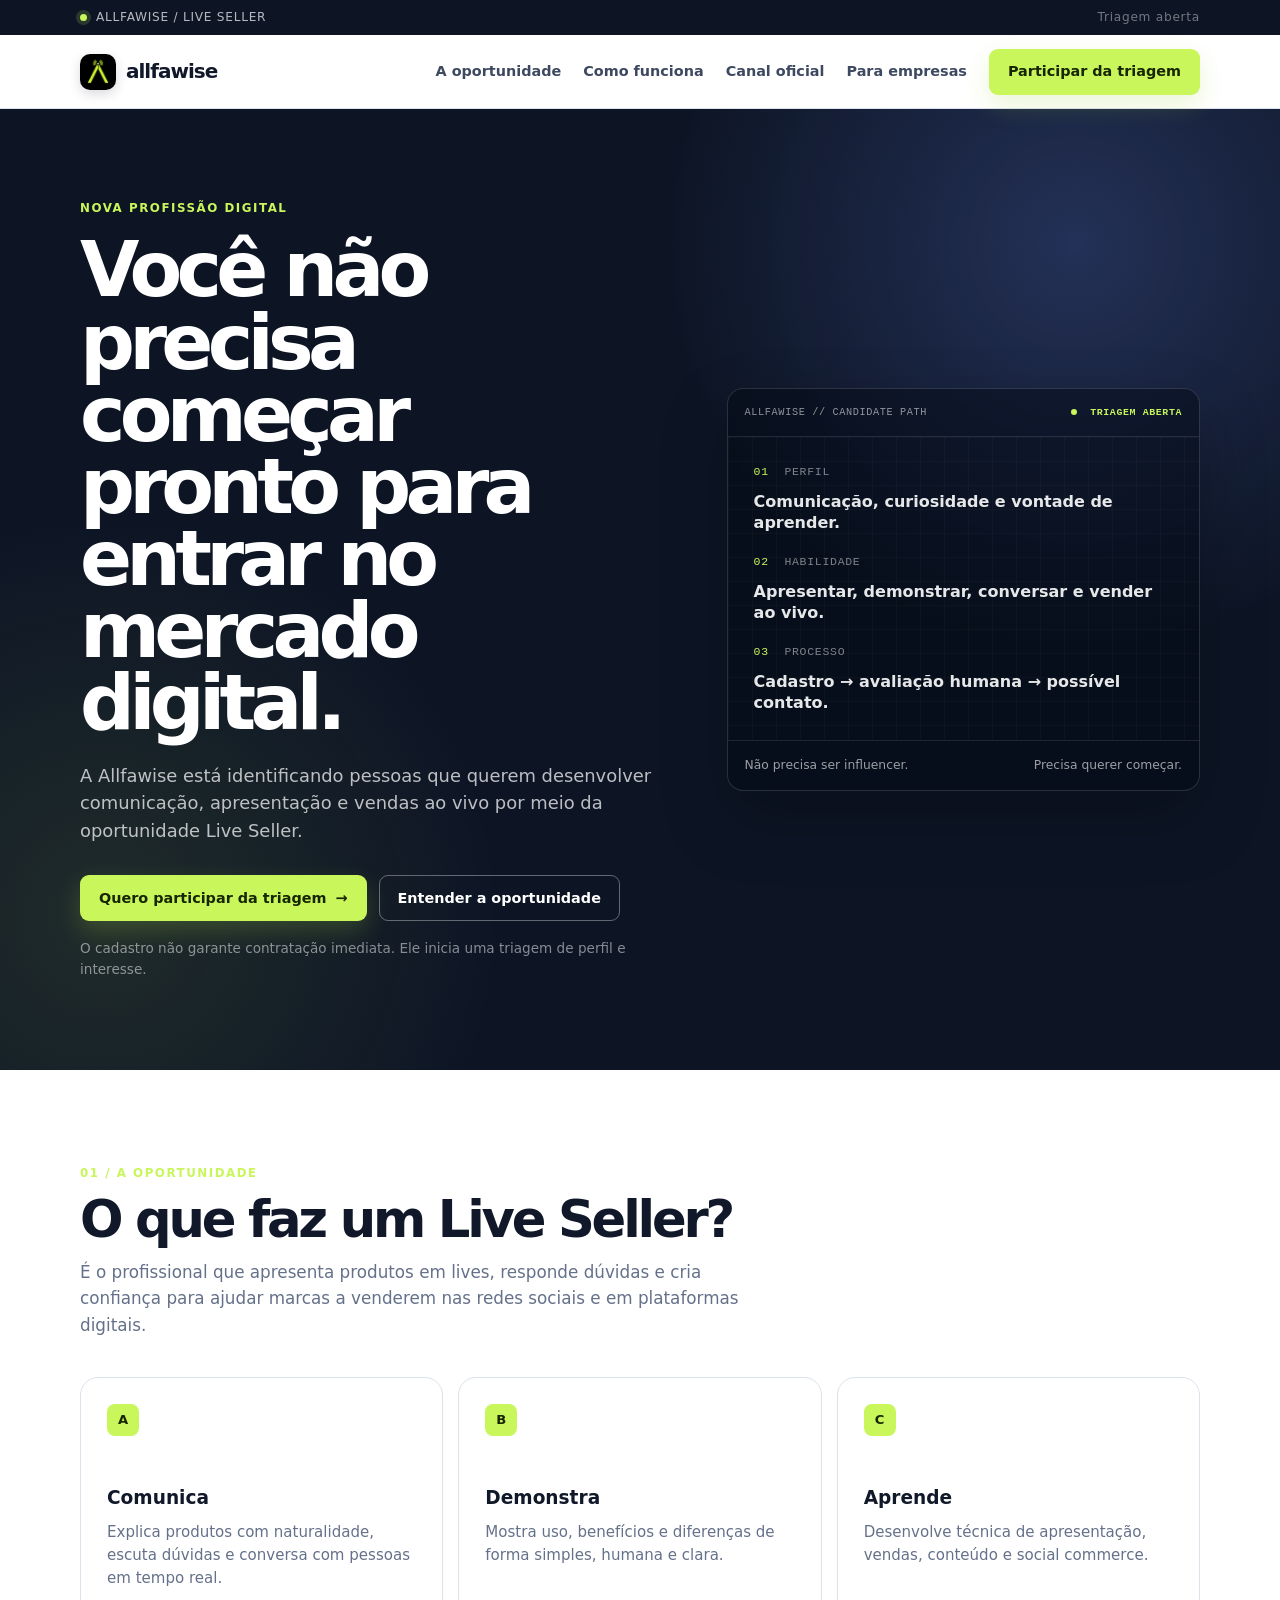
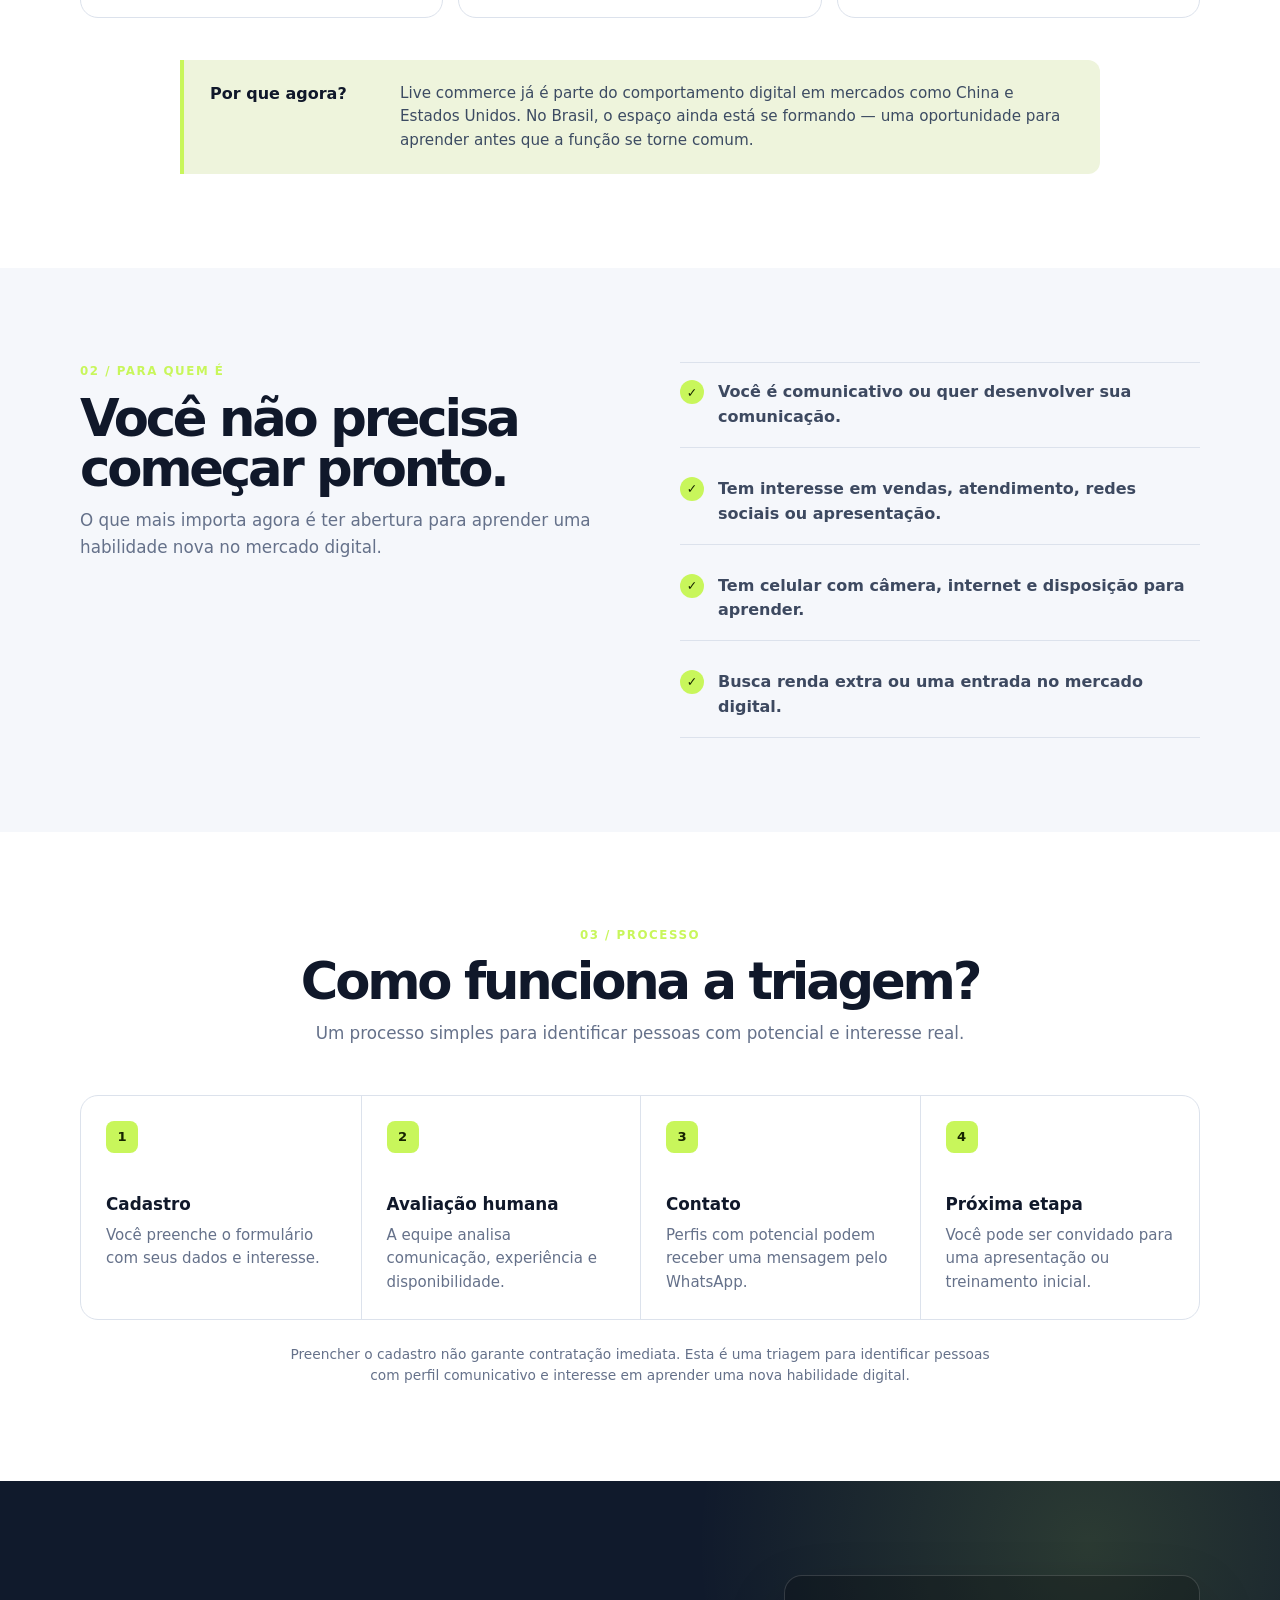
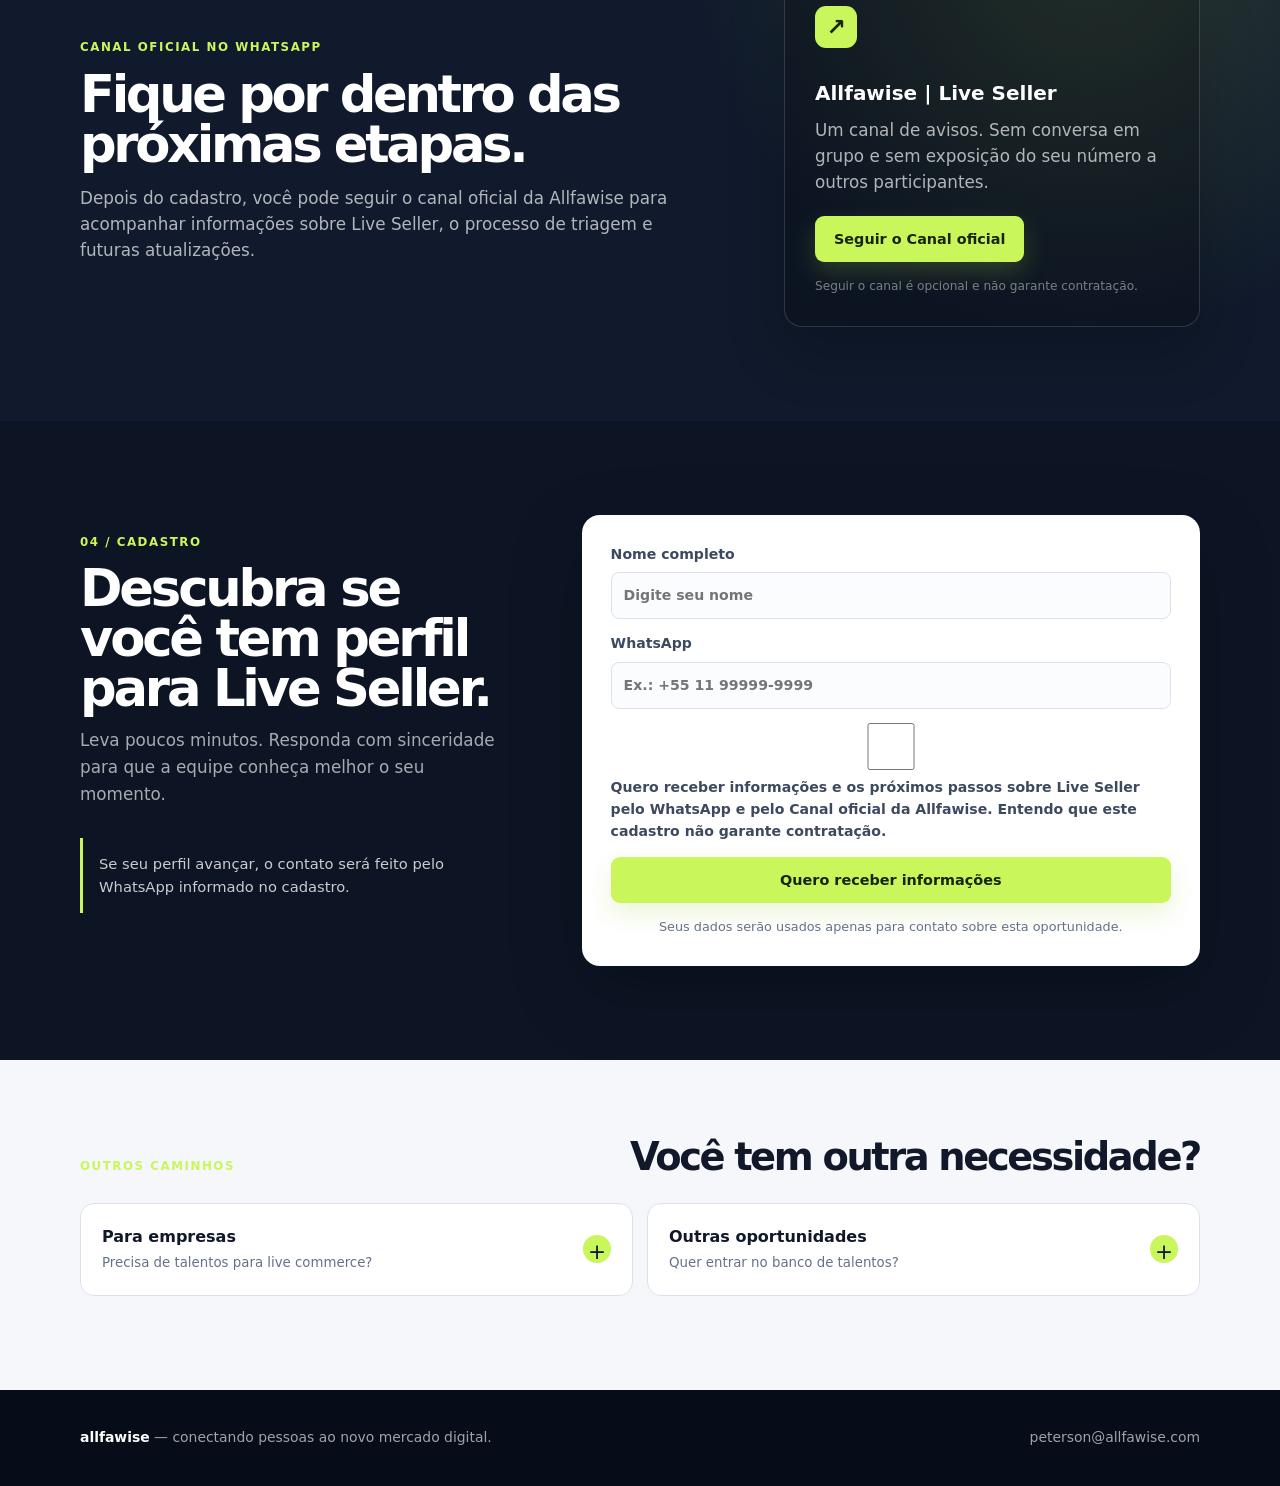
<file: index.html>
<!doctype html>
<html lang="pt-BR">
<head>
  <!-- Google tag (gtag.js) -->
  <script async src="https://www.googletagmanager.com/gtag/js?id=G-E3SVHQZZQ9"></script>
  <script>
    window.dataLayer = window.dataLayer || [];
    function gtag(){dataLayer.push(arguments);}
    gtag('js', new Date());
    gtag('config', 'G-E3SVHQZZQ9');
  </script>
  <meta charset="UTF-8">
  <meta name="viewport" content="width=device-width, initial-scale=1.0">
  <title>Allfawise | Live Seller e Mercado Digital</title>
  <meta name="description" content="Conheça Live Seller, uma oportunidade para desenvolver comunicação, apresentação e vendas ao vivo. Cadastre-se para receber informações da Allfawise.">
  <meta property="og:title" content="Allfawise | Live Seller e Mercado Digital">
  <meta property="og:description" content="Conheça Live Seller, uma oportunidade para desenvolver comunicação, apresentação e vendas ao vivo. Cadastre-se para receber informações da Allfawise.">
  <meta property="og:type" content="website">
  <meta property="og:url" content="https://allfawise.com/">
  <link rel="canonical" href="https://allfawise.com/">
  <link rel="icon" type="image/png" href="assets/allfawise-logo.png">
  <link rel="stylesheet" href="style.css">
  <script type="application/ld+json">
{
  "@context": "https://schema.org",
  "@type": "Organization",
  "name": "Allfawise",
  "description": "Oportunidade de aprendizado e informação sobre Live Seller e mercado digital.",
  "url": "https://allfawise.com/",
  "logo": "https://allfawise.com/assets/allfawise-logo.png",
  "sameAs": [
    "https://whatsapp.com/channel/0029Vb8bxZLKbYMMlBSE8902"
  ]
}
</script>
  <script type="application/ld+json">
{
  "@context": "https://schema.org",
  "@type": "WebSite",
  "name": "Allfawise",
  "url": "https://allfawise.com/",
  "description": "Oportunidade de aprendizado e informação sobre Live Seller e mercado digital."
}
</script>
</head>
<body>
  <div class="status-bar">
    <div class="container"><span class="dot"></span><span>ALLFAWISE / LIVE SELLER</span><span class="status-copy">Triagem aberta</span></div>
  </div>
  <header>
    <div class="container nav">
      <a class="brand" href="#inicio" aria-label="Allfawise, início"><img class="brand-logo" src="assets/allfawise-logo.png" alt=""><span>allfawise</span></a>
      <button class="mobile-toggle" id="mobileToggle" aria-label="Abrir menu" aria-expanded="false">☰</button>
      <nav class="nav-links" id="navLinks">
        <a href="#oportunidade">A oportunidade</a>
        <a href="#como-funciona">Como funciona</a>
        <a href="#canal">Canal oficial</a>
        <a href="#empresas">Para empresas</a>
        <a class="btn btn-accent" href="#cadastro">Participar da triagem</a>
      </nav>
    </div>
  </header>
  <main id="inicio">
    <section class="hero">
      <div class="container hero-grid">
        <div>
          <p class="eyebrow">NOVA PROFISSÃO DIGITAL</p>
            <h1>Você não precisa começar pronto para entrar no mercado digital.</h1>
          <p class="hero-lead">A Allfawise está identificando pessoas que querem desenvolver comunicação, apresentação e vendas ao vivo por meio da oportunidade Live Seller.</p>
          <div class="actions">
            <a class="btn btn-accent" href="#cadastro">Quero participar da triagem <span>→</span></a>
            <a class="btn btn-ghost" href="#oportunidade">Entender a oportunidade</a>
          </div>
          <p class="hero-note">O cadastro não garante contratação imediata. Ele inicia uma triagem de perfil e interesse.</p>
        </div>
        <aside class="terminal" aria-label="Resumo da oportunidade">
          <div class="terminal-top"><span>ALLFAWISE // CANDIDATE PATH</span><b><i></i> TRIAGEM ABERTA</b></div>
          <div class="terminal-body">
            <p><em>01</em> PERFIL</p><strong>Comunicação, curiosidade e vontade de aprender.</strong>
            <p><em>02</em> HABILIDADE</p><strong>Apresentar, demonstrar, conversar e vender ao vivo.</strong>
            <p><em>03</em> PROCESSO</p><strong>Cadastro → avaliação humana → possível contato.</strong>
          </div>
          <div class="terminal-foot"><span>Não precisa ser influencer.</span><span>Precisa querer começar.</span></div>
        </aside>
      </div>
    </section>
    <section id="oportunidade" class="section">
      <div class="container">
        <div class="heading"><p>01 / A OPORTUNIDADE</p><h2>O que faz um Live Seller?</h2><span>É o profissional que apresenta produtos em lives, responde dúvidas e cria confiança para ajudar marcas a venderem nas redes sociais e em plataformas digitais.</span></div>
        <div class="cards">
          <article><b>A</b><h3>Comunica</h3><p>Explica produtos com naturalidade, escuta dúvidas e conversa com pessoas em tempo real.</p></article>
          <article><b>B</b><h3>Demonstra</h3><p>Mostra uso, benefícios e diferenças de forma simples, humana e clara.</p></article>
          <article><b>C</b><h3>Aprende</h3><p>Desenvolve técnica de apresentação, vendas, conteúdo e social commerce.</p></article>
        </div>
        <div class="market-note"><strong>Por que agora?</strong><p>Live commerce já é parte do comportamento digital em mercados como China e Estados Unidos. No Brasil, o espaço ainda está se formando — uma oportunidade para aprender antes que a função se torne comum.</p></div>
      </div>
    </section>
    <section class="section soft">
      <div class="container two-column">
        <div class="heading"><p>02 / PARA QUEM É</p><h2>Você não precisa começar pronto.</h2><span>O que mais importa agora é ter abertura para aprender uma habilidade nova no mercado digital.</span></div>
        <div class="checks">
          <p><b>✓</b>Você é comunicativo ou quer desenvolver sua comunicação.</p>
          <p><b>✓</b>Tem interesse em vendas, atendimento, redes sociais ou apresentação.</p>
          <p><b>✓</b>Tem celular com câmera, internet e disposição para aprender.</p>
          <p><b>✓</b>Busca renda extra ou uma entrada no mercado digital.</p>
        </div>
      </div>
    </section>
    <section id="como-funciona" class="section">
      <div class="container">
        <div class="heading center"><p>03 / PROCESSO</p><h2>Como funciona a triagem?</h2><span>Um processo simples para identificar pessoas com potencial e interesse real.</span></div>
        <ol class="steps">
          <li><b>1</b><h3>Cadastro</h3><p>Você preenche o formulário com seus dados e interesse.</p></li>
          <li><b>2</b><h3>Avaliação humana</h3><p>A equipe analisa comunicação, experiência e disponibilidade.</p></li>
          <li><b>3</b><h3>Contato</h3><p>Perfis com potencial podem receber uma mensagem pelo WhatsApp.</p></li>
          <li><b>4</b><h3>Próxima etapa</h3><p>Você pode ser convidado para uma apresentação ou treinamento inicial.</p></li>
        </ol>
        <p class="disclaimer">Preencher o cadastro não garante contratação imediata. Esta é uma triagem para identificar pessoas com perfil comunicativo e interesse em aprender uma nova habilidade digital.</p>
      </div>
    </section>
    <section id="canal" class="section channel-section">
      <div class="container channel-layout">
        <div>
          <p class="eyebrow">CANAL OFICIAL NO WHATSAPP</p>
          <h2>Fique por dentro das próximas etapas.</h2>
          <p>Depois do cadastro, você pode seguir o canal oficial da Allfawise para acompanhar informações sobre Live Seller, o processo de triagem e futuras atualizações.</p>
        </div>
        <div class="channel-card">
          <div class="channel-icon" aria-hidden="true">↗</div>
          <h3>Allfawise | Live Seller</h3>
          <p>Um canal de avisos. Sem conversa em grupo e sem exposição do seu número a outros participantes.</p>
          <a class="btn btn-accent channel-link" data-channel-link href="#canal" aria-disabled="true">Canal em breve</a>
          <small>Seguir o canal é opcional e não garante contratação.</small>
        </div>
      </div>
    </section>
    <section id="cadastro" class="section form-section">
      <div class="container form-layout">
        <div class="form-intro"><p>04 / CADASTRO</p><h2>Descubra se você tem perfil para Live Seller.</h2><span>Leva poucos minutos. Responda com sinceridade para que a equipe conheça melhor o seu momento.</span><small>Se seu perfil avançar, o contato será feito pelo WhatsApp informado no cadastro.</small></div>
        <div class="form-box">
          <form class="lead-form" id="leadForm">
                          <input type="hidden" name="formType" value="live_seller">
            <label>Nome completo<input type="text" name="nome" placeholder="Digite seu nome" required></label>
            <label>WhatsApp<input type="tel" name="whatsapp" placeholder="Ex.: +55 11 99999-9999" required></label>
            <input type="hidden" name="cidade" value="">
            <input type="hidden" name="estado" value="">
            <input type="hidden" name="idade" value="">
            <input type="hidden" name="comunicativa" value="">
            <input type="hidden" name="tem_celular" value="">
            <input type="hidden" name="trabalhar_casa" value="">
            <input type="hidden" name="experiencia" value="">
            <input type="hidden" name="tiktok" value="">
            <input type="hidden" name="instagram" value="">
            <input type="hidden" name="mensagem" value="">
            <label class="consent-check"><input type="checkbox" name="consentimento" required> Quero receber informações e os próximos passos sobre Live Seller pelo WhatsApp e pelo Canal oficial da Allfawise. Entendo que este cadastro não garante contratação.</label>
            <button class="btn btn-accent" type="submit">Quero receber informações</button>
            <p class="form-note" id="formMessage">Seus dados serão usados apenas para contato sobre esta oportunidade.</p>
            <a class="channel-success-link" data-channel-link href="#canal" aria-disabled="true" hidden>Quero acompanhar pelo Canal oficial do WhatsApp →</a>
          </form>
        </div>
      </div>
    </section>
    <section class="section secondary">
      <div class="container">
        <div class="secondary-title"><p>OUTROS CAMINHOS</p><h2>Você tem outra necessidade?</h2></div>
        <div class="secondary-grid">
          <details id="empresas"><summary><span><b>Para empresas</b><small>Precisa de talentos para live commerce?</small></span><i>+</i></summary><div class="detail-body">
            <p>Conte rapidamente o que sua empresa procura. Nossa equipe fará o retorno comercial.</p>
            <form class="lead-form compact" id="companyQuoteForm">
              <input type="hidden" name="formType" value="empresas"><input type="hidden" name="cargo" value=""><input type="hidden" name="site_rede" value=""><input type="hidden" name="tipo_talento" value="Live Seller"><input type="hidden" name="qtd_vagas" value=""><input type="hidden" name="tipo_servico" value="">
              <label>Nome da empresa<input type="text" name="empresa_nome" required></label><label>Seu nome<input type="text" name="responsavel" required></label><label>E-mail corporativo<input type="email" name="email_corporativo" required></label><label>WhatsApp<input type="tel" name="whatsapp_empresa" required></label><label>O que sua empresa procura?<textarea name="mensagem_empresa" rows="3"></textarea></label><button class="btn btn-dark" type="submit">Enviar solicitação</button><p class="form-note" id="companyQuoteFormMessage"></p>
            </form>
          </div></details>
          <details id="outras-vagas"><summary><span><b>Outras oportunidades</b><small>Quer entrar no banco de talentos?</small></span><i>+</i></summary><div class="detail-body">
            <p>Este é um cadastro secundário para outras vagas e banco de talentos.</p>
            <form class="lead-form compact" id="generalJobsForm">
              <input type="hidden" name="formType" value="outras_vagas"><input type="hidden" name="disponibilidade" value=""><input type="hidden" name="modeloTrabalho" value=""><input type="hidden" name="ultimaEmpresa" value=""><input type="hidden" name="funcao" value=""><input type="hidden" name="atividades" value=""><input type="hidden" name="linkedin" value=""><input type="hidden" name="nivelIngles" value="">
              <label>Nome completo<input type="text" name="nomeCompleto" required></label><label>WhatsApp<input type="tel" name="whatsapp" required></label><label>E-mail<input type="email" name="email" required></label><div class="grid-2"><label>Cidade<input type="text" name="cidade" required></label><label>Estado<input type="text" name="estado" required></label></div><label>Área de interesse<select name="vagaEscolhida" required><option value="">Selecione uma opção</option><option value="Live Service">Live Service</option><option value="Social Commerce">Social Commerce</option><option value="IA aplicada ao trabalho digital">IA aplicada ao trabalho digital</option><option value="Banco de Talentos">Banco de Talentos</option><option value="Outra">Outra</option></select></label><label>Fale um pouco sobre você<textarea name="sobreVoce" rows="3"></textarea></label><button class="btn btn-dark" type="submit">Entrar no banco de talentos</button><p class="form-note" id="generalJobsFormMessage"></p>
            </form>
          </div></details>
        </div>
      </div>
    </section>
  </main>
  <footer><div class="container footer"><p><b>allfawise</b> — conectando pessoas ao novo mercado digital.</p><a href="mailto:peterson@allfawise.com">peterson@allfawise.com</a></div></footer>
  <script src="script.js"></script>
</body>
</html>
</file>
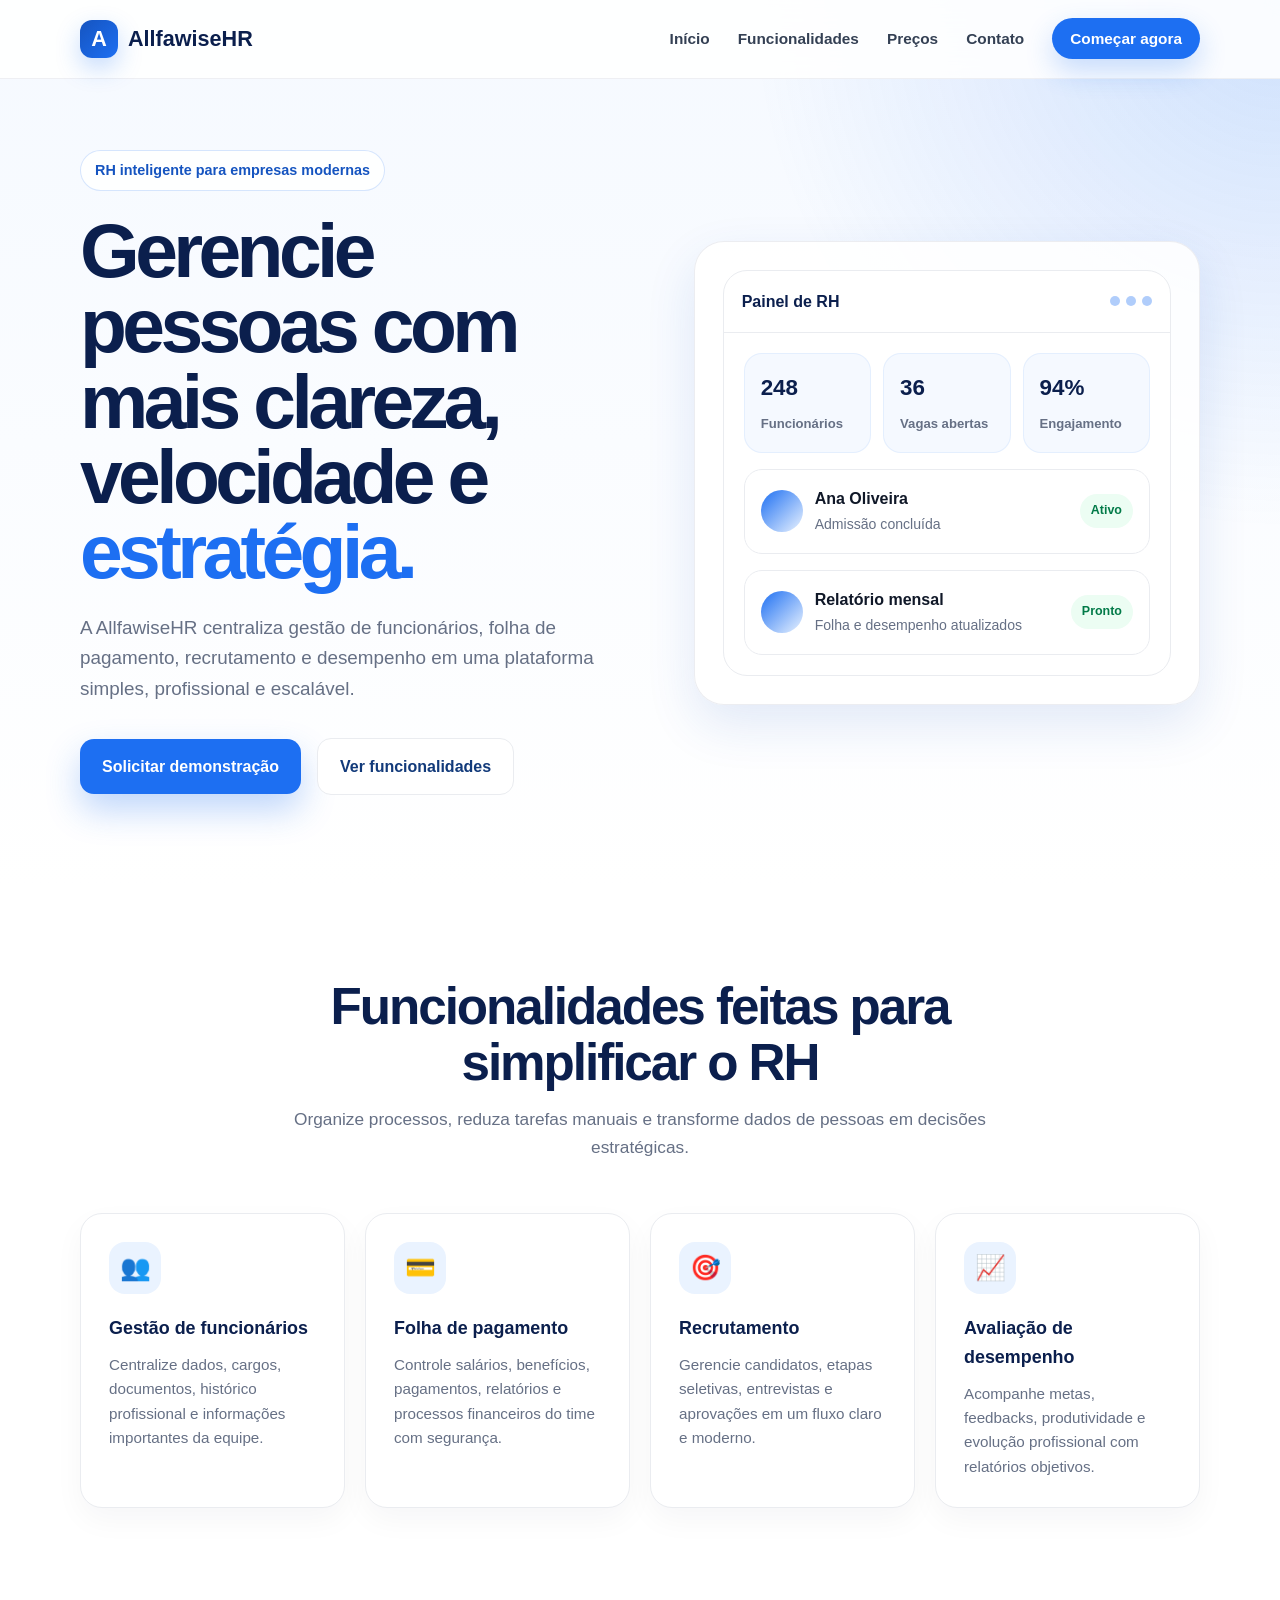
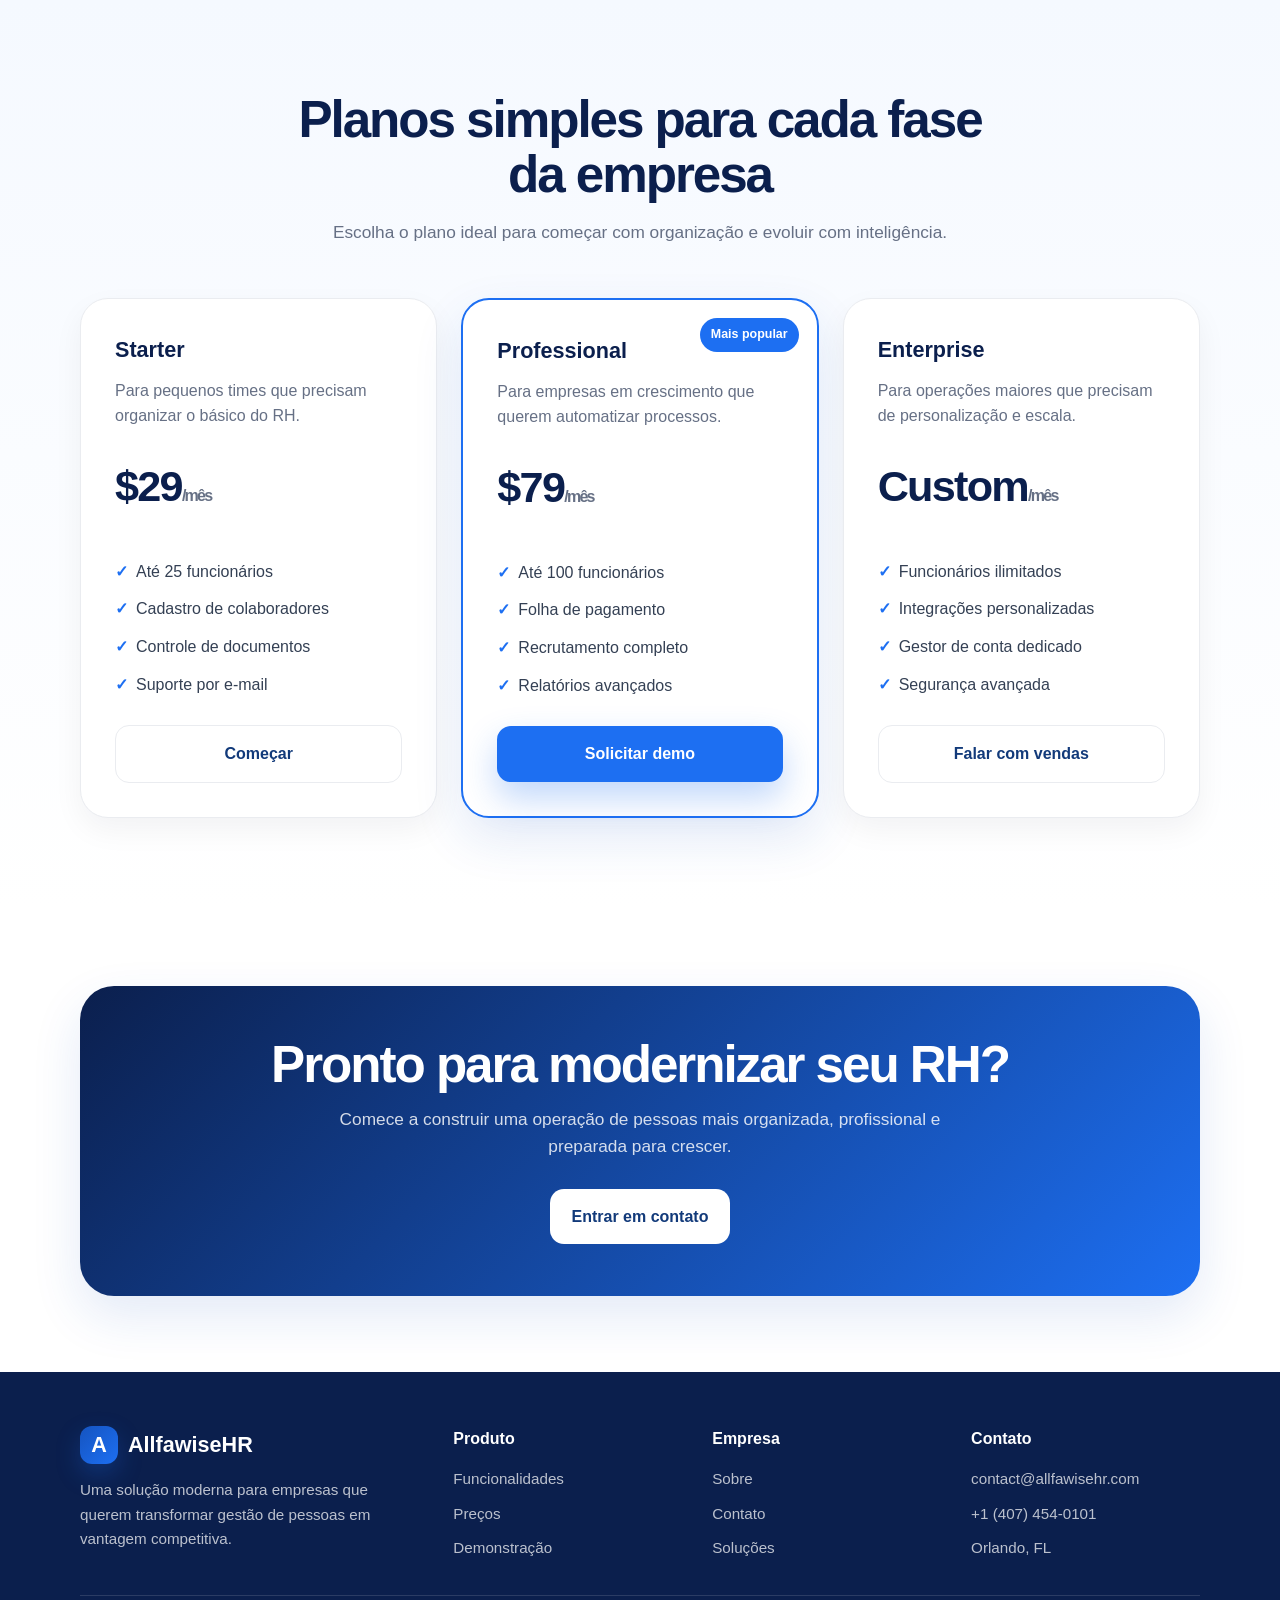
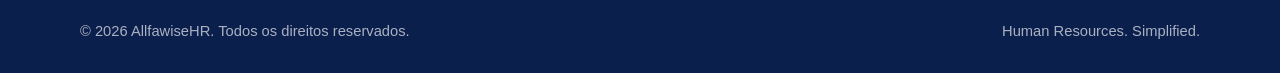
<file: allfawisehr_site_index (1).html>
<!DOCTYPE html>
<html lang="pt-BR">
<head>
  <meta charset="UTF-8" />
  <meta name="viewport" content="width=device-width, initial-scale=1.0" />
  <title>AllfawiseHR | Gestão de RH Moderna</title>
  <meta name="description" content="AllfawiseHR é uma plataforma moderna para gestão de funcionários, folha de pagamento, recrutamento e avaliação de desempenho." />

  <style>
    :root {
      --blue-900: #0b1f4d;
      --blue-800: #123a7a;
      --blue-700: #1554c0;
      --blue-600: #1d6ff2;
      --blue-100: #eaf3ff;
      --blue-50: #f5f9ff;
      --white: #ffffff;
      --gray-900: #101828;
      --gray-700: #344054;
      --gray-500: #667085;
      --gray-200: #eaecf0;
      --shadow: 0 20px 50px rgba(21, 84, 192, 0.12);
      --radius: 22px;
    }

    * {
      margin: 0;
      padding: 0;
      box-sizing: border-box;
    }

    html {
      scroll-behavior: smooth;
    }

    body {
      font-family: Arial, Helvetica, sans-serif;
      background: var(--white);
      color: var(--gray-900);
      line-height: 1.6;
    }

    a {
      text-decoration: none;
      color: inherit;
    }

    .container {
      width: min(1120px, 92%);
      margin: 0 auto;
    }

    /* Navbar */
    .navbar {
      position: fixed;
      top: 0;
      left: 0;
      width: 100%;
      z-index: 1000;
      background: rgba(255, 255, 255, 0.88);
      backdrop-filter: blur(16px);
      border-bottom: 1px solid rgba(234, 236, 240, 0.8);
    }

    .nav-content {
      min-height: 78px;
      display: flex;
      align-items: center;
      justify-content: space-between;
      gap: 24px;
    }

    .logo {
      display: flex;
      align-items: center;
      gap: 10px;
      font-weight: 800;
      font-size: 1.35rem;
      color: var(--blue-900);
    }

    .logo-icon {
      width: 38px;
      height: 38px;
      display: grid;
      place-items: center;
      border-radius: 12px;
      background: linear-gradient(135deg, var(--blue-700), var(--blue-600));
      color: var(--white);
      font-weight: 900;
      box-shadow: 0 10px 24px rgba(29, 111, 242, 0.25);
    }

    .nav-links {
      display: flex;
      align-items: center;
      gap: 28px;
      list-style: none;
      color: var(--gray-700);
      font-weight: 600;
      font-size: 0.96rem;
    }

    .nav-links a:hover {
      color: var(--blue-600);
    }

    .nav-cta {
      padding: 12px 18px;
      border-radius: 999px;
      background: var(--blue-600);
      color: var(--white);
      font-weight: 700;
      box-shadow: 0 12px 28px rgba(29, 111, 242, 0.24);
      transition: 0.25s ease;
    }

    .nav-cta:hover {
      transform: translateY(-2px);
      background: var(--blue-700);
    }

    .menu-btn {
      display: none;
      border: none;
      background: var(--blue-100);
      color: var(--blue-800);
      width: 44px;
      height: 44px;
      border-radius: 12px;
      font-size: 1.5rem;
      cursor: pointer;
    }

    /* Hero */
    .hero {
      padding: 150px 0 92px;
      background:
        radial-gradient(circle at top right, rgba(29, 111, 242, 0.18), transparent 34%),
        linear-gradient(180deg, var(--blue-50), var(--white));
      overflow: hidden;
    }

    .hero-grid {
      display: grid;
      grid-template-columns: 1.05fr 0.95fr;
      align-items: center;
      gap: 54px;
    }

    .badge {
      display: inline-flex;
      align-items: center;
      gap: 8px;
      padding: 8px 14px;
      border: 1px solid rgba(29, 111, 242, 0.18);
      background: rgba(255, 255, 255, 0.85);
      color: var(--blue-700);
      border-radius: 999px;
      font-weight: 700;
      font-size: 0.9rem;
      margin-bottom: 22px;
    }

    .hero h1 {
      font-size: clamp(2.7rem, 6vw, 5.4rem);
      line-height: 0.98;
      letter-spacing: -0.06em;
      color: var(--blue-900);
      margin-bottom: 24px;
    }

    .hero h1 span {
      color: var(--blue-600);
    }

    .hero p {
      font-size: 1.18rem;
      color: var(--gray-500);
      max-width: 610px;
      margin-bottom: 34px;
    }

    .hero-actions {
      display: flex;
      align-items: center;
      gap: 16px;
      flex-wrap: wrap;
    }

    .btn-primary,
    .btn-secondary {
      display: inline-flex;
      align-items: center;
      justify-content: center;
      padding: 15px 22px;
      border-radius: 14px;
      font-weight: 800;
      transition: 0.25s ease;
      cursor: pointer;
      border: none;
    }

    .btn-primary {
      background: var(--blue-600);
      color: var(--white);
      box-shadow: 0 16px 34px rgba(29, 111, 242, 0.28);
    }

    .btn-primary:hover {
      transform: translateY(-3px);
      background: var(--blue-700);
    }

    .btn-secondary {
      background: var(--white);
      color: var(--blue-800);
      border: 1px solid var(--gray-200);
    }

    .btn-secondary:hover {
      transform: translateY(-3px);
      border-color: rgba(29, 111, 242, 0.32);
      box-shadow: var(--shadow);
    }

    .hero-card {
      position: relative;
      padding: 28px;
      border-radius: 30px;
      background: rgba(255, 255, 255, 0.88);
      border: 1px solid rgba(234, 236, 240, 0.9);
      box-shadow: var(--shadow);
    }

    .dashboard {
      background: var(--white);
      border-radius: 24px;
      overflow: hidden;
      border: 1px solid var(--gray-200);
    }

    .dash-header {
      padding: 18px;
      display: flex;
      justify-content: space-between;
      align-items: center;
      border-bottom: 1px solid var(--gray-200);
    }

    .dash-title {
      font-weight: 800;
      color: var(--blue-900);
    }

    .dot-group {
      display: flex;
      gap: 6px;
    }

    .dot {
      width: 10px;
      height: 10px;
      border-radius: 50%;
      background: var(--blue-600);
      opacity: 0.35;
    }

    .dash-body {
      padding: 20px;
      display: grid;
      gap: 16px;
    }

    .metric-row {
      display: grid;
      grid-template-columns: repeat(3, 1fr);
      gap: 12px;
    }

    .metric {
      padding: 16px;
      border-radius: 18px;
      background: var(--blue-50);
      border: 1px solid rgba(29, 111, 242, 0.08);
    }

    .metric strong {
      display: block;
      color: var(--blue-900);
      font-size: 1.4rem;
      margin-bottom: 4px;
    }

    .metric span {
      color: var(--gray-500);
      font-size: 0.82rem;
      font-weight: 700;
    }

    .list-card {
      padding: 16px;
      border: 1px solid var(--gray-200);
      border-radius: 18px;
      display: flex;
      align-items: center;
      justify-content: space-between;
      gap: 16px;
    }

    .person {
      display: flex;
      align-items: center;
      gap: 12px;
    }

    .avatar {
      width: 42px;
      height: 42px;
      border-radius: 50%;
      background: linear-gradient(135deg, var(--blue-600), var(--blue-100));
    }

    .person strong {
      display: block;
      color: var(--gray-900);
    }

    .person span {
      color: var(--gray-500);
      font-size: 0.88rem;
    }

    .status {
      padding: 7px 11px;
      background: #ecfdf3;
      color: #027a48;
      border-radius: 999px;
      font-weight: 800;
      font-size: 0.78rem;
    }

    /* Sections */
    section {
      padding: 92px 0;
    }

    .section-header {
      text-align: center;
      max-width: 720px;
      margin: 0 auto 52px;
    }

    .section-header h2 {
      font-size: clamp(2rem, 4vw, 3.25rem);
      line-height: 1.08;
      letter-spacing: -0.04em;
      color: var(--blue-900);
      margin-bottom: 16px;
    }

    .section-header p {
      color: var(--gray-500);
      font-size: 1.08rem;
    }

    .features-grid {
      display: grid;
      grid-template-columns: repeat(4, 1fr);
      gap: 20px;
    }

    .feature-card {
      padding: 28px;
      border-radius: var(--radius);
      background: var(--white);
      border: 1px solid var(--gray-200);
      box-shadow: 0 12px 30px rgba(16, 24, 40, 0.04);
      transition: 0.25s ease;
    }

    .feature-card:hover {
      transform: translateY(-8px);
      box-shadow: var(--shadow);
      border-color: rgba(29, 111, 242, 0.22);
    }

    .feature-icon {
      width: 52px;
      height: 52px;
      display: grid;
      place-items: center;
      border-radius: 16px;
      background: var(--blue-100);
      color: var(--blue-700);
      font-size: 1.55rem;
      margin-bottom: 20px;
    }

    .feature-card h3 {
      color: var(--blue-900);
      margin-bottom: 10px;
      font-size: 1.12rem;
    }

    .feature-card p {
      color: var(--gray-500);
      font-size: 0.95rem;
    }

    /* Pricing */
    .pricing {
      background: linear-gradient(180deg, var(--blue-50), var(--white));
    }

    .pricing-grid {
      display: grid;
      grid-template-columns: repeat(3, 1fr);
      gap: 24px;
      align-items: stretch;
    }

    .price-card {
      position: relative;
      padding: 34px;
      border-radius: 28px;
      background: var(--white);
      border: 1px solid var(--gray-200);
      box-shadow: 0 12px 30px rgba(16, 24, 40, 0.05);
      display: flex;
      flex-direction: column;
    }

    .price-card.featured {
      border: 2px solid var(--blue-600);
      transform: scale(1.03);
      box-shadow: var(--shadow);
    }

    .popular {
      position: absolute;
      top: 18px;
      right: 18px;
      padding: 7px 11px;
      background: var(--blue-600);
      color: var(--white);
      border-radius: 999px;
      font-size: 0.78rem;
      font-weight: 800;
    }

    .price-card h3 {
      color: var(--blue-900);
      font-size: 1.35rem;
      margin-bottom: 10px;
    }

    .price-card .desc {
      color: var(--gray-500);
      min-height: 52px;
      margin-bottom: 22px;
    }

    .price {
      font-size: 2.7rem;
      font-weight: 900;
      color: var(--blue-900);
      letter-spacing: -0.04em;
      margin-bottom: 18px;
    }

    .price span {
      font-size: 1rem;
      color: var(--gray-500);
      font-weight: 700;
    }

    .price-list {
      list-style: none;
      display: grid;
      gap: 12px;
      margin: 20px 0 28px;
      color: var(--gray-700);
    }

    .price-list li::before {
      content: "✓";
      color: var(--blue-600);
      font-weight: 900;
      margin-right: 8px;
    }

    .price-card .btn-primary,
    .price-card .btn-secondary {
      margin-top: auto;
      width: 100%;
    }

    /* CTA */
    .final-cta {
      padding: 76px 0;
    }

    .cta-box {
      padding: 52px;
      border-radius: 34px;
      background: linear-gradient(135deg, var(--blue-900), var(--blue-600));
      color: var(--white);
      text-align: center;
      box-shadow: var(--shadow);
    }

    .cta-box h2 {
      font-size: clamp(2rem, 4vw, 3.4rem);
      line-height: 1.05;
      letter-spacing: -0.04em;
      margin-bottom: 14px;
    }

    .cta-box p {
      max-width: 640px;
      margin: 0 auto 28px;
      color: rgba(255, 255, 255, 0.82);
      font-size: 1.08rem;
    }

    .cta-box .btn-primary {
      background: var(--white);
      color: var(--blue-800);
      box-shadow: none;
    }

    .cta-box .btn-primary:hover {
      background: var(--blue-100);
    }

    /* Footer */
    .footer {
      padding: 54px 0 30px;
      background: var(--blue-900);
      color: var(--white);
    }

    .footer-grid {
      display: grid;
      grid-template-columns: 1.2fr 0.8fr 0.8fr 0.8fr;
      gap: 30px;
      margin-bottom: 34px;
    }

    .footer h4 {
      margin-bottom: 14px;
      font-size: 1rem;
    }

    .footer p,
    .footer a {
      color: rgba(255, 255, 255, 0.72);
      font-size: 0.95rem;
    }

    .footer ul {
      list-style: none;
      display: grid;
      gap: 9px;
    }

    .footer a:hover {
      color: var(--white);
    }

    .footer-bottom {
      padding-top: 24px;
      border-top: 1px solid rgba(255, 255, 255, 0.13);
      display: flex;
      justify-content: space-between;
      gap: 18px;
      flex-wrap: wrap;
      color: rgba(255, 255, 255, 0.65);
      font-size: 0.92rem;
    }

    .reveal {
      opacity: 0;
      transform: translateY(24px);
      transition: 0.7s ease;
    }

    .reveal.active {
      opacity: 1;
      transform: translateY(0);
    }

    @media (max-width: 960px) {
      .hero-grid,
      .pricing-grid,
      .footer-grid {
        grid-template-columns: 1fr;
      }

      .features-grid {
        grid-template-columns: repeat(2, 1fr);
      }

      .price-card.featured {
        transform: none;
      }
    }

    @media (max-width: 760px) {
      .menu-btn {
        display: grid;
        place-items: center;
      }

      .nav-links {
        position: absolute;
        top: 78px;
        left: 4%;
        width: 92%;
        padding: 20px;
        border-radius: 20px;
        background: var(--white);
        border: 1px solid var(--gray-200);
        box-shadow: var(--shadow);
        flex-direction: column;
        align-items: stretch;
        display: none;
      }

      .nav-links.open {
        display: flex;
      }

      .nav-cta {
        text-align: center;
      }

      .hero {
        padding-top: 130px;
      }

      .metric-row,
      .features-grid {
        grid-template-columns: 1fr;
      }

      .hero-card,
      .cta-box {
        padding: 26px;
      }

      section {
        padding: 70px 0;
      }
    }
  </style>
</head>
<body>
  <header class="navbar">
    <div class="container nav-content">
      <a href="#home" class="logo" aria-label="AllfawiseHR Home">
        <span class="logo-icon">A</span>
        <span>AllfawiseHR</span>
      </a>

      <button class="menu-btn" id="menuBtn" aria-label="Abrir menu">☰</button>

      <nav>
        <ul class="nav-links" id="navLinks">
          <li><a href="#home">Início</a></li>
          <li><a href="#features">Funcionalidades</a></li>
          <li><a href="#pricing">Preços</a></li>
          <li><a href="#contact">Contato</a></li>
          <li><a href="#pricing" class="nav-cta">Começar agora</a></li>
        </ul>
      </nav>
    </div>
  </header>

  <main>
    <section class="hero" id="home">
      <div class="container hero-grid">
        <div class="hero-copy reveal">
          <div class="badge">RH inteligente para empresas modernas</div>
          <h1>Gerencie pessoas com mais clareza, velocidade e <span>estratégia.</span></h1>
          <p>
            A AllfawiseHR centraliza gestão de funcionários, folha de pagamento,
            recrutamento e desempenho em uma plataforma simples, profissional e escalável.
          </p>
          <div class="hero-actions">
            <a href="#pricing" class="btn-primary">Solicitar demonstração</a>
            <a href="#features" class="btn-secondary">Ver funcionalidades</a>
          </div>
        </div>

        <div class="hero-card reveal">
          <div class="dashboard">
            <div class="dash-header">
              <span class="dash-title">Painel de RH</span>
              <div class="dot-group">
                <span class="dot"></span>
                <span class="dot"></span>
                <span class="dot"></span>
              </div>
            </div>
            <div class="dash-body">
              <div class="metric-row">
                <div class="metric">
                  <strong>248</strong>
                  <span>Funcionários</span>
                </div>
                <div class="metric">
                  <strong>36</strong>
                  <span>Vagas abertas</span>
                </div>
                <div class="metric">
                  <strong>94%</strong>
                  <span>Engajamento</span>
                </div>
              </div>

              <div class="list-card">
                <div class="person">
                  <div class="avatar"></div>
                  <div>
                    <strong>Ana Oliveira</strong>
                    <span>Admissão concluída</span>
                  </div>
                </div>
                <span class="status">Ativo</span>
              </div>

              <div class="list-card">
                <div class="person">
                  <div class="avatar"></div>
                  <div>
                    <strong>Relatório mensal</strong>
                    <span>Folha e desempenho atualizados</span>
                  </div>
                </div>
                <span class="status">Pronto</span>
              </div>
            </div>
          </div>
        </div>
      </div>
    </section>

    <section id="features">
      <div class="container">
        <div class="section-header reveal">
          <h2>Funcionalidades feitas para simplificar o RH</h2>
          <p>Organize processos, reduza tarefas manuais e transforme dados de pessoas em decisões estratégicas.</p>
        </div>

        <div class="features-grid">
          <article class="feature-card reveal">
            <div class="feature-icon">👥</div>
            <h3>Gestão de funcionários</h3>
            <p>Centralize dados, cargos, documentos, histórico profissional e informações importantes da equipe.</p>
          </article>

          <article class="feature-card reveal">
            <div class="feature-icon">💳</div>
            <h3>Folha de pagamento</h3>
            <p>Controle salários, benefícios, pagamentos, relatórios e processos financeiros do time com segurança.</p>
          </article>

          <article class="feature-card reveal">
            <div class="feature-icon">🎯</div>
            <h3>Recrutamento</h3>
            <p>Gerencie candidatos, etapas seletivas, entrevistas e aprovações em um fluxo claro e moderno.</p>
          </article>

          <article class="feature-card reveal">
            <div class="feature-icon">📈</div>
            <h3>Avaliação de desempenho</h3>
            <p>Acompanhe metas, feedbacks, produtividade e evolução profissional com relatórios objetivos.</p>
          </article>
        </div>
      </div>
    </section>

    <section class="pricing" id="pricing">
      <div class="container">
        <div class="section-header reveal">
          <h2>Planos simples para cada fase da empresa</h2>
          <p>Escolha o plano ideal para começar com organização e evoluir com inteligência.</p>
        </div>

        <div class="pricing-grid">
          <article class="price-card reveal">
            <h3>Starter</h3>
            <p class="desc">Para pequenos times que precisam organizar o básico do RH.</p>
            <div class="price">$29<span>/mês</span></div>
            <ul class="price-list">
              <li>Até 25 funcionários</li>
              <li>Cadastro de colaboradores</li>
              <li>Controle de documentos</li>
              <li>Suporte por e-mail</li>
            </ul>
            <a href="#contact" class="btn-secondary">Começar</a>
          </article>

          <article class="price-card featured reveal">
            <span class="popular">Mais popular</span>
            <h3>Professional</h3>
            <p class="desc">Para empresas em crescimento que querem automatizar processos.</p>
            <div class="price">$79<span>/mês</span></div>
            <ul class="price-list">
              <li>Até 100 funcionários</li>
              <li>Folha de pagamento</li>
              <li>Recrutamento completo</li>
              <li>Relatórios avançados</li>
            </ul>
            <a href="#contact" class="btn-primary">Solicitar demo</a>
          </article>

          <article class="price-card reveal">
            <h3>Enterprise</h3>
            <p class="desc">Para operações maiores que precisam de personalização e escala.</p>
            <div class="price">Custom<span>/mês</span></div>
            <ul class="price-list">
              <li>Funcionários ilimitados</li>
              <li>Integrações personalizadas</li>
              <li>Gestor de conta dedicado</li>
              <li>Segurança avançada</li>
            </ul>
            <a href="#contact" class="btn-secondary">Falar com vendas</a>
          </article>
        </div>
      </div>
    </section>

    <section class="final-cta" id="contact">
      <div class="container">
        <div class="cta-box reveal">
          <h2>Pronto para modernizar seu RH?</h2>
          <p>Comece a construir uma operação de pessoas mais organizada, profissional e preparada para crescer.</p>
          <a href="mailto:contact@allfawisehr.com" class="btn-primary">Entrar em contato</a>
        </div>
      </div>
    </section>
  </main>

  <footer class="footer">
    <div class="container">
      <div class="footer-grid">
        <div>
          <div class="logo" style="color: white; margin-bottom: 14px;">
            <span class="logo-icon">A</span>
            <span>AllfawiseHR</span>
          </div>
          <p>Uma solução moderna para empresas que querem transformar gestão de pessoas em vantagem competitiva.</p>
        </div>

        <div>
          <h4>Produto</h4>
          <ul>
            <li><a href="#features">Funcionalidades</a></li>
            <li><a href="#pricing">Preços</a></li>
            <li><a href="#contact">Demonstração</a></li>
          </ul>
        </div>

        <div>
          <h4>Empresa</h4>
          <ul>
            <li><a href="#home">Sobre</a></li>
            <li><a href="#contact">Contato</a></li>
            <li><a href="#features">Soluções</a></li>
          </ul>
        </div>

        <div>
          <h4>Contato</h4>
          <ul>
            <li><a href="mailto:contact@allfawisehr.com">contact@allfawisehr.com</a></li>
            <li><a href="tel:+14074540101">+1 (407) 454-0101</a></li>
            <li><a href="#home">Orlando, FL</a></li>
          </ul>
        </div>
      </div>

      <div class="footer-bottom">
        <span>© <span id="year"></span> AllfawiseHR. Todos os direitos reservados.</span>
        <span>Human Resources. Simplified.</span>
      </div>
    </div>
  </footer>

  <script>
    const menuBtn = document.getElementById('menuBtn');
    const navLinks = document.getElementById('navLinks');

    menuBtn.addEventListener('click', () => {
      navLinks.classList.toggle('open');
      menuBtn.textContent = navLinks.classList.contains('open') ? '×' : '☰';
    });

    document.querySelectorAll('.nav-links a').forEach(link => {
      link.addEventListener('click', () => {
        navLinks.classList.remove('open');
        menuBtn.textContent = '☰';
      });
    });

    document.getElementById('year').textContent = new Date().getFullYear();

    const revealElements = document.querySelectorAll('.reveal');

    const revealOnScroll = () => {
      const windowHeight = window.innerHeight;
      revealElements.forEach(element => {
        const elementTop = element.getBoundingClientRect().top;
        if (elementTop < windowHeight - 90) {
          element.classList.add('active');
        }
      });
    };

    window.addEventListener('scroll', revealOnScroll);
    window.addEventListener('load', revealOnScroll);
  </script>
</body>
</html>
</file>
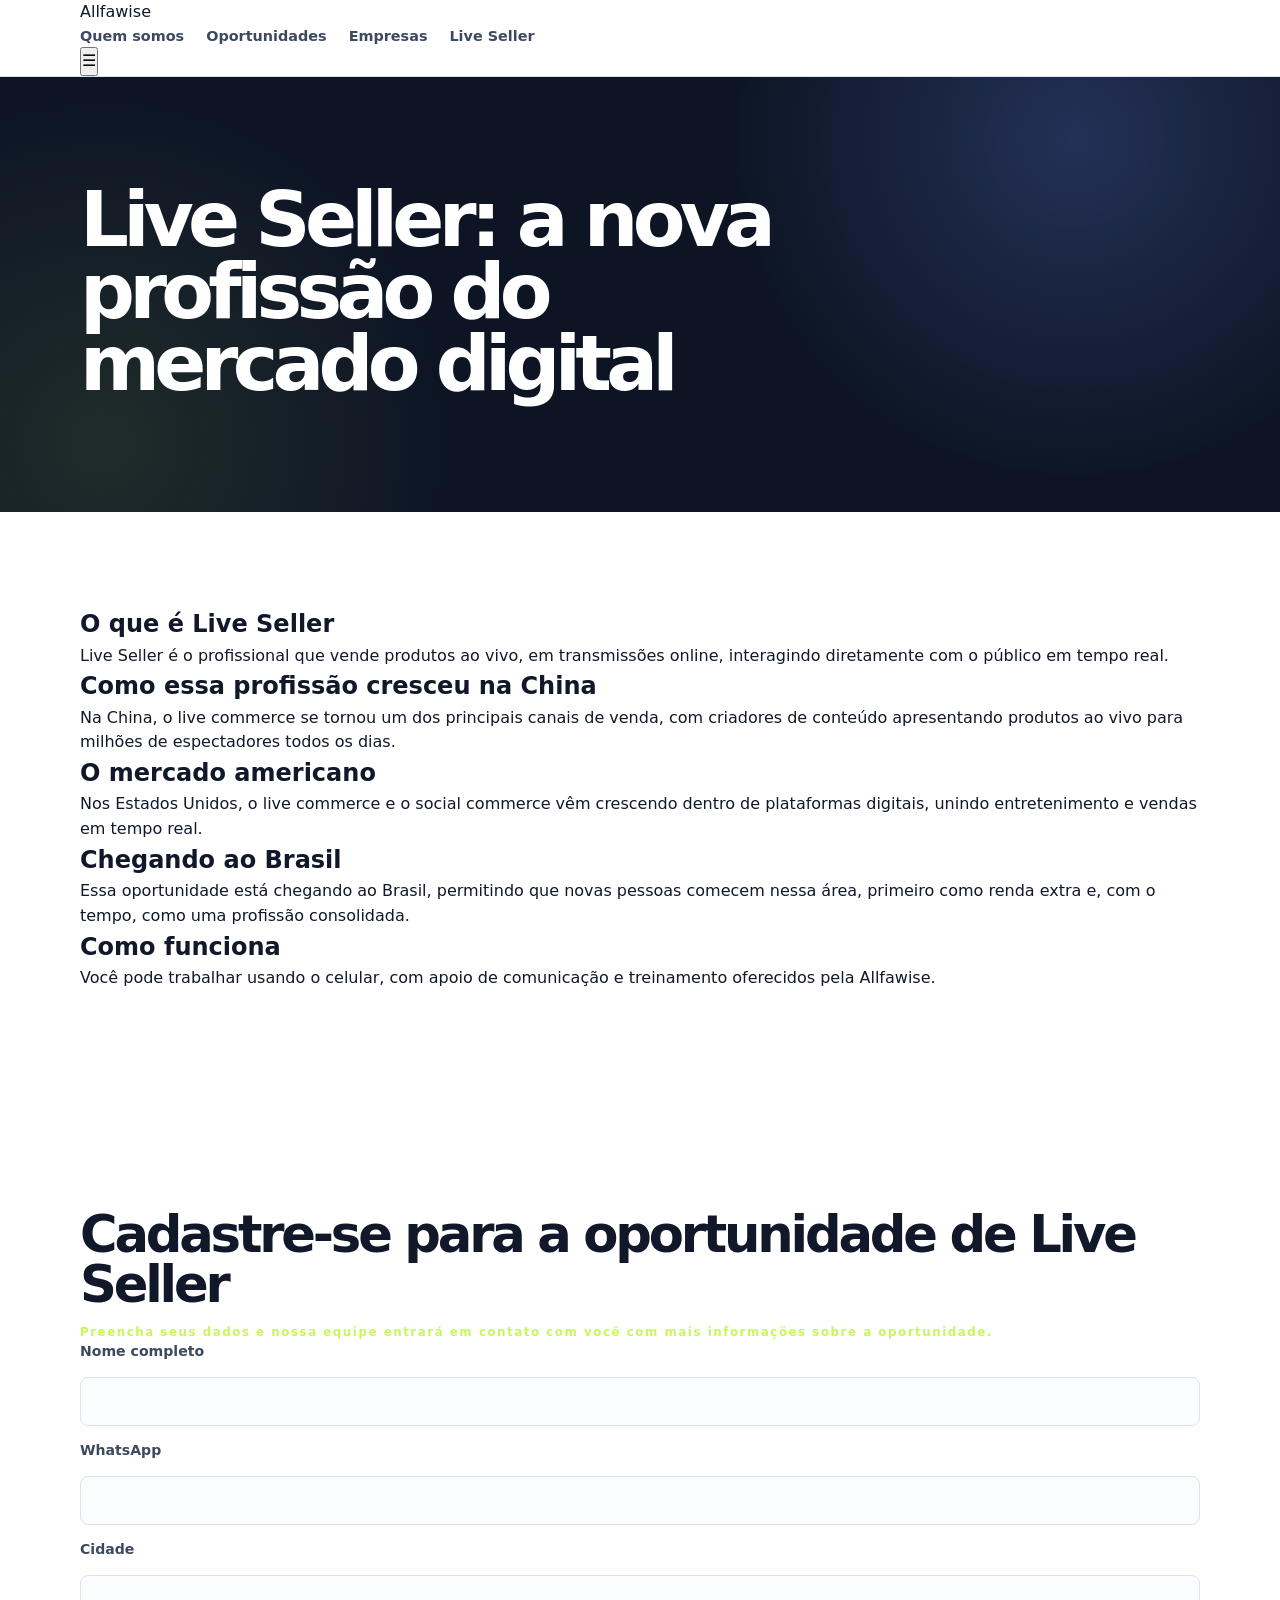
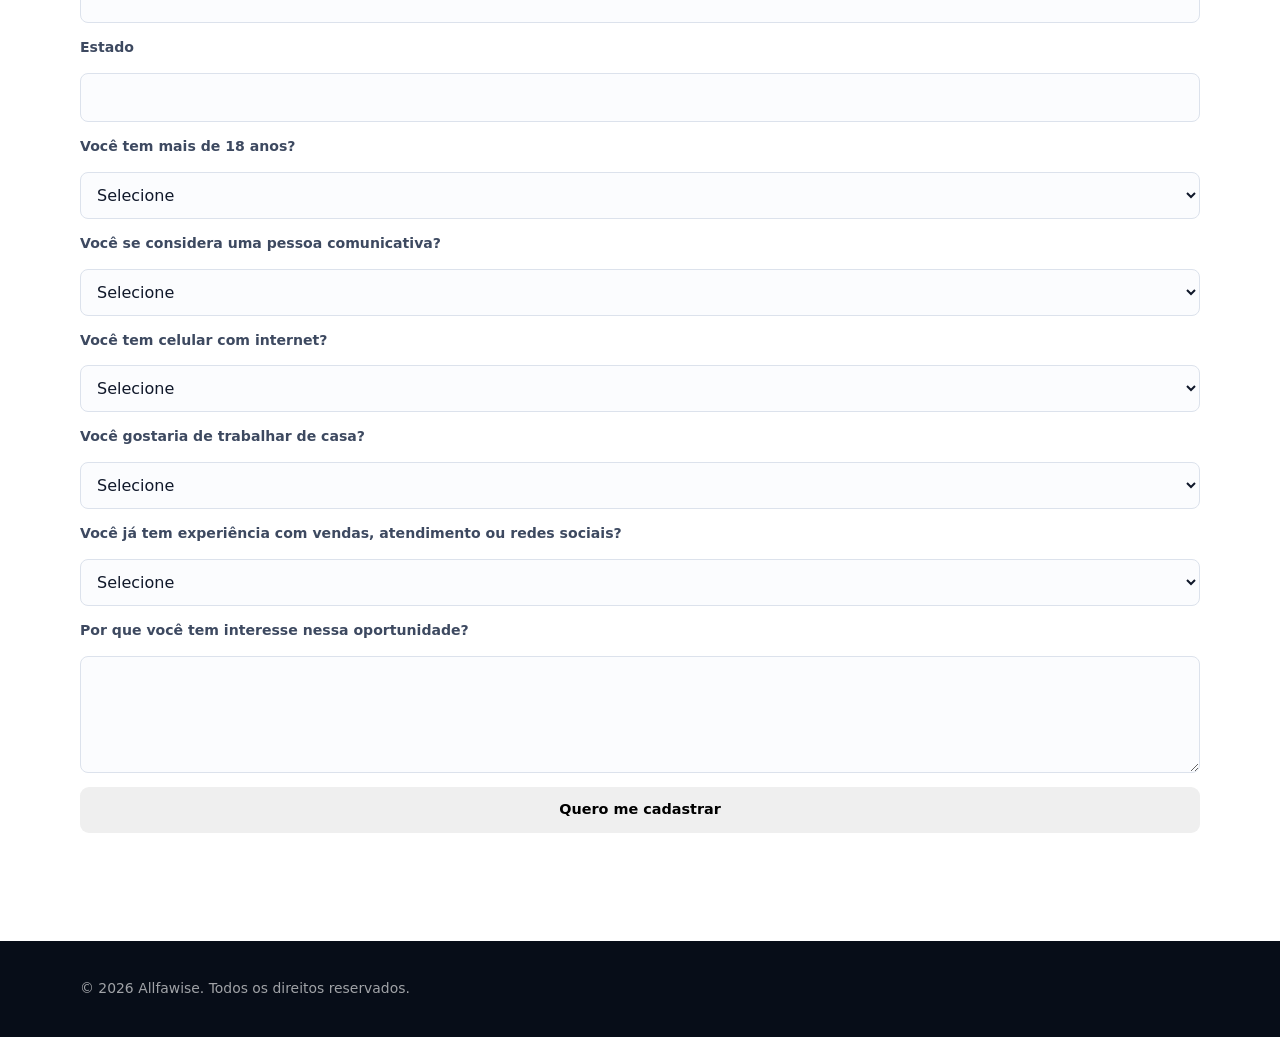
<file: live-seller.html>
<!DOCTYPE html>
<html lang="pt-BR">
<head>
<meta charset="UTF-8">
<meta name="viewport" content="width=device-width, initial-scale=1.0">
<title>Live Seller — Allfawise</title>
<link rel="stylesheet" href="style.css">
</head>
<body>

<header class="navbar">
  <div class="container nav-container">
    <a href="index.html" class="logo">Allfa<span>wise</span></a>
    <nav class="nav-links" id="navLinks">
      <a href="index.html#quem-somos">Quem somos</a>
      <a href="index.html#oportunidades">Oportunidades</a>
      <a href="index.html#empresas">Empresas</a>
      <a href="live-seller.html">Live Seller</a>
    </nav>
    <button class="nav-toggle" id="navToggle" aria-label="Abrir menu">&#9776;</button>
  </div>
</header>

<section class="hero hero-small">
  <div class="container">
    <h1>Live Seller: a nova profissão do mercado digital</h1>
  </div>
</section>

<section class="section">
  <div class="container">
    <h2>O que é Live Seller</h2>
    <p>Live Seller é o profissional que vende produtos ao vivo, em transmissões online, interagindo diretamente com o público em tempo real.</p>

    <h2>Como essa profissão cresceu na China</h2>
    <p>Na China, o live commerce se tornou um dos principais canais de venda, com criadores de conteúdo apresentando produtos ao vivo para milhões de espectadores todos os dias.</p>

    <h2>O mercado americano</h2>
    <p>Nos Estados Unidos, o live commerce e o social commerce vêm crescendo dentro de plataformas digitais, unindo entretenimento e vendas em tempo real.</p>

    <h2>Chegando ao Brasil</h2>
    <p>Essa oportunidade está chegando ao Brasil, permitindo que novas pessoas comecem nessa área, primeiro como renda extra e, com o tempo, como uma profissão consolidada.</p>

    <h2>Como funciona</h2>
    <p>Você pode trabalhar usando o celular, com apoio de comunicação e treinamento oferecidos pela Allfawise.</p>
  </div>
</section>

<section class="section section-alt">
  <div class="container">
    <div class="form-intro">
      <h2>Cadastre-se para a oportunidade de Live Seller</h2>
      <p>Preencha seus dados e nossa equipe entrará em contato com você com mais informações sobre a oportunidade.</p>
    </div>

    <form id="leadForm" class="lead-form">
      <label for="nome">Nome completo</label>
      <input type="text" id="nome" name="nome" required>

      <label for="whatsapp">WhatsApp</label>
      <input type="tel" id="whatsapp" name="whatsapp" required>

      <label for="cidade">Cidade</label>
      <input type="text" id="cidade" name="cidade" required>

      <label for="estado">Estado</label>
      <input type="text" id="estado" name="estado" required>

      <label for="idade">Você tem mais de 18 anos?</label>
      <select id="idade" name="idade" required>
        <option value="">Selecione</option>
        <option value="Sim">Sim</option>
        <option value="Não">Não</option>
      </select>

      <label for="comunicativa">Você se considera uma pessoa comunicativa?</label>
      <select id="comunicativa" name="comunicativa" required>
        <option value="">Selecione</option>
        <option value="Sim">Sim</option>
        <option value="Mais ou menos">Mais ou menos</option>
        <option value="Não">Não</option>
      </select>

      <label for="temCelular">Você tem celular com internet?</label>
      <select id="temCelular" name="temCelular" required>
        <option value="">Selecione</option>
        <option value="Sim">Sim</option>
        <option value="Não">Não</option>
      </select>

      <label for="trabalharCasa">Você gostaria de trabalhar de casa?</label>
      <select id="trabalharCasa" name="trabalharCasa" required>
        <option value="">Selecione</option>
        <option value="Sim">Sim</option>
        <option value="Talvez">Talvez</option>
        <option value="Não">Não</option>
      </select>

      <label for="experiencia">Você já tem experiência com vendas, atendimento ou redes sociais?</label>
      <select id="experiencia" name="experiencia" required>
        <option value="">Selecione</option>
        <option value="Sim, com vendas">Sim, com vendas</option>
        <option value="Sim, com atendimento">Sim, com atendimento</option>
        <option value="Sim, com redes sociais">Sim, com redes sociais</option>
        <option value="Não tenho experiência">Não tenho experiência</option>
      </select>

      <label for="mensagem">Por que você tem interesse nessa oportunidade?</label>
      <textarea id="mensagem" name="mensagem" rows="4"></textarea>

      <button type="submit" class="btn btn-primary">Quero me cadastrar</button>
      <p id="formMessage" class="form-message"></p>
    </form>
  </div>
</section>

<footer class="footer">
  <div class="container">
    <p>&copy; 2026 Allfawise. Todos os direitos reservados.</p>
  </div>
</footer>

<script src="script.js"></script>
</body>
</html>
</file>
<file: style.css>
:root{--ink:#10182a;--soft:#65718a;--paper:#fff;--canvas:#f5f7fb;--line:#dce2ec;--panel:#0d1525;--accent:#c8f65b;--accent-ink:#172500;--max:1120px;--radius:18px;--shadow:0 22px 60px rgba(16,24,42,.12)}

*{box-sizing:border-box;margin:0;padding:0}html{scroll-behavior:smooth}body{font-family:Inter,ui-sans-serif,system-ui,-apple-system,"Segoe UI",sans-serif;color:var(--ink);background:var(--paper);line-height:1.55}a{color:inherit;text-decoration:none}button,input,select,textarea{font:inherit}.container{width:min(var(--max),calc(100% - 40px));margin:auto}

.status-bar{background:var(--panel);color:rgba(255,255,255,.7);font-size:.76rem;letter-spacing:.06em}.status-bar .container{min-height:35px;display:flex;align-items:center;gap:9px}.dot{width:7px;height:7px;border-radius:50%;background:var(--accent);box-shadow:0 0 0 4px rgba(200,246,91,.15)}.status-copy{margin-left:auto;color:rgba(255,255,255,.42)}

header{position:sticky;top:0;z-index:10;background:rgba(255,255,255,.92);border-bottom:1px solid var(--line);backdrop-filter:blur(16px)}.nav{min-height:73px;display:flex;align-items:center;justify-content:space-between;gap:20px}.brand{display:flex;align-items:center;gap:10px;font-size:1.25rem;font-weight:900;letter-spacing:-.05em}.brand-logo{width:36px;height:36px;object-fit:cover;border-radius:10px;box-shadow:0 4px 12px rgba(16,24,42,.16)}.nav-links{display:flex;align-items:center;gap:22px;color:#3d4960;font-size:.9rem;font-weight:750}.mobile-toggle{display:none;width:42px;height:42px;border:1px solid var(--line);border-radius:10px;background:#fff;cursor:pointer;font-size:1.2rem}

.btn{min-height:46px;padding:0 18px;border:1px solid transparent;border-radius:9px;display:inline-flex;align-items:center;justify-content:center;gap:9px;font-size:.9rem;font-weight:850;cursor:pointer;transition:transform .16s,background .16s}.btn:hover{transform:translateY(-2px)}.btn-accent{background:var(--accent);color:var(--accent-ink);box-shadow:0 10px 25px rgba(166,208,67,.22)}.btn-ghost{color:#fff;background:transparent;border-color:rgba(255,255,255,.35)}.btn-dark{color:#fff;background:var(--panel)}

.hero{padding:90px 0;color:#fff;overflow:hidden;background:radial-gradient(circle at 84% 14%,rgba(111,140,255,.23),transparent 30%),radial-gradient(circle at 8% 84%,rgba(200,246,91,.1),transparent 28%),var(--panel)}.hero-grid{display:grid;grid-template-columns:1.1fr .9fr;gap:68px;align-items:center}.eyebrow,.heading>p,.form-intro>p,.secondary-title>p{font-size:.74rem;letter-spacing:.13em;font-weight:850;color:var(--accent)}.hero h1{max-width:770px;margin:17px 0 22px;font-size:clamp(3rem,6vw,5.8rem);letter-spacing:-.075em;line-height:.94}.hero h1 span{color:var(--accent)}.hero-lead{max-width:620px;color:rgba(255,255,255,.72);font-size:1.12rem}.actions{display:flex;flex-wrap:wrap;gap:12px;margin:30px 0 17px}.hero-note{color:rgba(255,255,255,.5);font-size:.85rem}

.terminal{overflow:hidden;border:1px solid rgba(255,255,255,.14);border-radius:16px;background:rgba(2,7,17,.45);box-shadow:0 28px 65px rgba(0,0,0,.28)}.terminal-top{min-height:48px;padding:0 17px;display:flex;align-items:center;justify-content:space-between;gap:10px;border-bottom:1px solid rgba(255,255,255,.1);font-family:ui-monospace,SFMono-Regular,Menlo,monospace;font-size:.64rem;letter-spacing:.06em;color:rgba(255,255,255,.55)}.terminal-top b{color:var(--accent);font-size:.62rem}.terminal-top i{display:inline-block;width:6px;height:6px;border-radius:50%;background:var(--accent);margin-right:7px}.terminal-body{padding:26px;display:grid;gap:10px;background-image:linear-gradient(rgba(255,255,255,.025) 1px,transparent 1px),linear-gradient(90deg,rgba(255,255,255,.025) 1px,transparent 1px);background-size:24px 24px}.terminal-body p{margin-top:9px;color:rgba(255,255,255,.48);font-family:ui-monospace,SFMono-Regular,Menlo,monospace;font-size:.72rem;letter-spacing:.06em}.terminal-body p:first-child{margin-top:0}.terminal-body em{color:var(--accent);font-style:normal;margin-right:8px}.terminal-body strong{color:rgba(255,255,255,.9);font-size:1rem;line-height:1.35}.terminal-foot{padding:15px 17px;display:flex;justify-content:space-between;gap:9px;flex-wrap:wrap;border-top:1px solid rgba(255,255,255,.1);color:rgba(255,255,255,.6);font-size:.77rem}

.section{padding:94px 0}.soft,.secondary{background:var(--canvas)}.heading{max-width:700px;margin-bottom:38px}.heading h2,.form-intro h2,.secondary-title h2{margin:12px 0 14px;font-size:clamp(2rem,4vw,3.7rem);letter-spacing:-.062em;line-height:.98}.heading>span,.form-intro>span{color:var(--soft);font-size:1.05rem}.center{text-align:center;margin-inline:auto}.cards{display:grid;grid-template-columns:repeat(3,1fr);gap:15px}.cards article{min-height:215px;padding:26px;border:1px solid var(--line);border-radius:var(--radius);background:#fff}.cards b,.steps b{display:grid;place-items:center;width:32px;height:32px;border-radius:8px;background:var(--accent);color:var(--accent-ink);font-size:.82rem}.cards b{margin-bottom:48px}.cards h3{margin-bottom:8px;font-size:1.16rem}.cards p,.steps p{color:var(--soft);font-size:.94rem}.market-note{max-width:920px;margin:42px auto 0;padding:22px 26px;display:grid;grid-template-columns:170px 1fr;gap:20px;border-left:4px solid var(--accent);border-radius:0 12px 12px 0;background:#eef4dc}.market-note p{color:#3c4b62;font-size:.95rem}

.two-column{display:grid;grid-template-columns:1fr 1fr;gap:80px;align-items:start}.checks{display:grid;gap:12px}.checks p{padding:17px 0;display:flex;gap:14px;align-items:flex-start;border-bottom:1px solid var(--line);color:#3d4960;font-weight:650}.checks p:first-child{border-top:1px solid var(--line)}.checks b{display:grid;place-items:center;flex:0 0 auto;width:24px;height:24px;border-radius:50%;background:var(--accent);color:var(--accent-ink);font-size:.78rem}.steps{margin-top:48px;display:grid;grid-template-columns:repeat(4,1fr);list-style:none;border:1px solid var(--line);border-radius:var(--radius);overflow:hidden}.steps li{min-height:195px;padding:25px;border-left:1px solid var(--line)}.steps li:first-child{border-left:0}.steps b{margin-bottom:38px}.steps h3{margin-bottom:7px;font-size:1.05rem}.disclaimer{max-width:730px;margin:24px auto 0;text-align:center;color:var(--soft);font-size:.86rem}

.channel-section{color:#fff;background:radial-gradient(circle at 85% 12%,rgba(200,246,91,.15),transparent 33%),#101a2c}.channel-layout{display:grid;grid-template-columns:1.05fr .7fr;gap:80px;align-items:center}.channel-layout h2{max-width:620px;margin:12px 0 16px;font-size:clamp(2.2rem,4vw,4rem);letter-spacing:-.065em;line-height:.98}.channel-layout>div>p:not(.eyebrow){max-width:610px;color:rgba(255,255,255,.68);font-size:1.05rem}.channel-card{padding:30px;border:1px solid rgba(255,255,255,.15);border-radius:var(--radius);background:rgba(0,0,0,.22);box-shadow:0 25px 60px rgba(0,0,0,.2)}.channel-icon{display:grid;place-items:center;width:42px;height:42px;margin-bottom:30px;border-radius:11px;background:var(--accent);color:var(--accent-ink);font-size:1.45rem;font-weight:900}.channel-card h3{font-size:1.25rem}.channel-card p{margin:8px 0 21px;color:rgba(255,255,255,.68);font-size:.92rem}.channel-card small{display:block;margin-top:15px;color:rgba(255,255,255,.45);font-size:.76rem}.channel-link[aria-disabled="true"]{pointer-events:none;opacity:.6;box-shadow:none}.channel-success-link{display:none;padding:12px 14px;border:1px solid #b7dc54;border-radius:8px;background:#f5fadf;color:#365400;text-align:center;font-size:.88rem;font-weight:800}.channel-success-link.visible{display:block}

.form-section{color:#fff;background:var(--panel)}.form-layout{display:grid;grid-template-columns:.75fr 1.1fr;gap:80px;align-items:start}.form-intro{padding-top:18px}.form-intro>span{color:rgba(255,255,255,.64)}.form-intro small{display:block;margin-top:30px;padding:15px 0 15px 16px;border-left:3px solid var(--accent);color:rgba(255,255,255,.78);font-size:.92rem}.form-box{padding:29px;border-radius:var(--radius);background:#fff;color:var(--ink);box-shadow:0 25px 70px rgba(0,0,0,.28)}.lead-form{display:grid;gap:14px}.lead-form label{display:grid;gap:7px;color:#3d4960;font-size:.88rem;font-weight:760}.lead-form small{color:var(--soft);font-size:.75rem}.lead-form input,.lead-form select,.lead-form textarea{width:100%;min-height:47px;padding:11px 12px;border:1px solid var(--line);border-radius:8px;background:#fbfcfe;color:var(--ink);outline:0}.lead-form textarea{min-height:102px;resize:vertical;line-height:1.45}.lead-form input:focus,.lead-form select:focus,.lead-form textarea:focus{border-color:#8ab52d;box-shadow:0 0 0 4px rgba(200,246,91,.28);background:#fff}.grid-2{display:grid;grid-template-columns:1fr 1fr;gap:12px}.form-note{min-height:19px;color:var(--soft);text-align:center;font-size:.8rem}.form-note.success{color:#357113;font-weight:700}.form-note.error{color:#b42318;font-weight:700}.btn:disabled{cursor:wait;opacity:.65;transform:none}

.secondary{padding-top:78px}.secondary-title{display:flex;align-items:baseline;justify-content:space-between;gap:20px;margin-bottom:28px}.secondary-title h2{margin:0;font-size:clamp(1.7rem,3vw,2.6rem)}.secondary-grid{display:grid;grid-template-columns:1fr 1fr;gap:14px}.secondary details{overflow:hidden;border:1px solid var(--line);border-radius:14px;background:#fff}.secondary summary{padding:21px;display:flex;align-items:center;justify-content:space-between;gap:16px;cursor:pointer;list-style:none}.secondary summary::-webkit-details-marker{display:none}.secondary summary b{display:block;margin-bottom:3px}.secondary summary small{display:block;color:var(--soft)}.secondary summary i{display:grid;place-items:center;width:28px;height:28px;border-radius:50%;background:var(--accent);font-style:normal;font-size:1.35rem;transition:transform .18s}.secondary details[open] summary{border-bottom:1px solid var(--line)}.secondary details[open] summary i{transform:rotate(45deg)}.detail-body{padding:21px}.detail-body>p{margin-bottom:19px;color:var(--soft);font-size:.9rem}.compact{max-width:520px}footer{color:rgba(255,255,255,.62);background:#070d18}.footer{min-height:96px;display:flex;align-items:center;justify-content:space-between;gap:16px;font-size:.87rem}footer b{color:#fff}footer a:hover{color:var(--accent)}

@media(max-width:900px){.mobile-toggle{display:grid;place-items:center}.nav-links{position:absolute;top:72px;left:14px;right:14px;display:none;flex-direction:column;align-items:stretch;padding:14px;border:1px solid var(--line);border-radius:13px;background:#fff;box-shadow:var(--shadow)}.nav-links.open{display:flex}.hero-grid,.two-column,.form-layout,.channel-layout{grid-template-columns:1fr;gap:42px}.hero{padding:70px 0}.terminal{max-width:650px}.cards,.steps{grid-template-columns:repeat(2,1fr)}.steps li:nth-child(3){border-left:0;border-top:1px solid var(--line)}.steps li:nth-child(4){border-top:1px solid var(--line)}}

@media(max-width:620px){.container{width:min(var(--max),calc(100% - 28px))}.status-copy{display:none}.hero{padding:58px 0}.hero h1{font-size:clamp(2.75rem,14vw,4.1rem)}.actions,.footer{flex-direction:column;align-items:stretch}.actions .btn{width:100%}.terminal-top{padding:0 13px}.terminal-top span{font-size:.57rem}.terminal-top b{font-size:.56rem}.section{padding:66px 0}.cards,.steps,.secondary-grid,.grid-2{grid-template-columns:1fr}.steps li,.steps li:nth-child(3),.steps li:nth-child(4){min-height:auto;border-left:0;border-top:1px solid var(--line)}.steps li:first-child{border-top:0}.steps b{margin-bottom:22px}.market-note{grid-template-columns:1fr;gap:7px;padding:19px}.form-box{padding:20px}.secondary-title{align-items:flex-start;flex-direction:column}}
</file>
